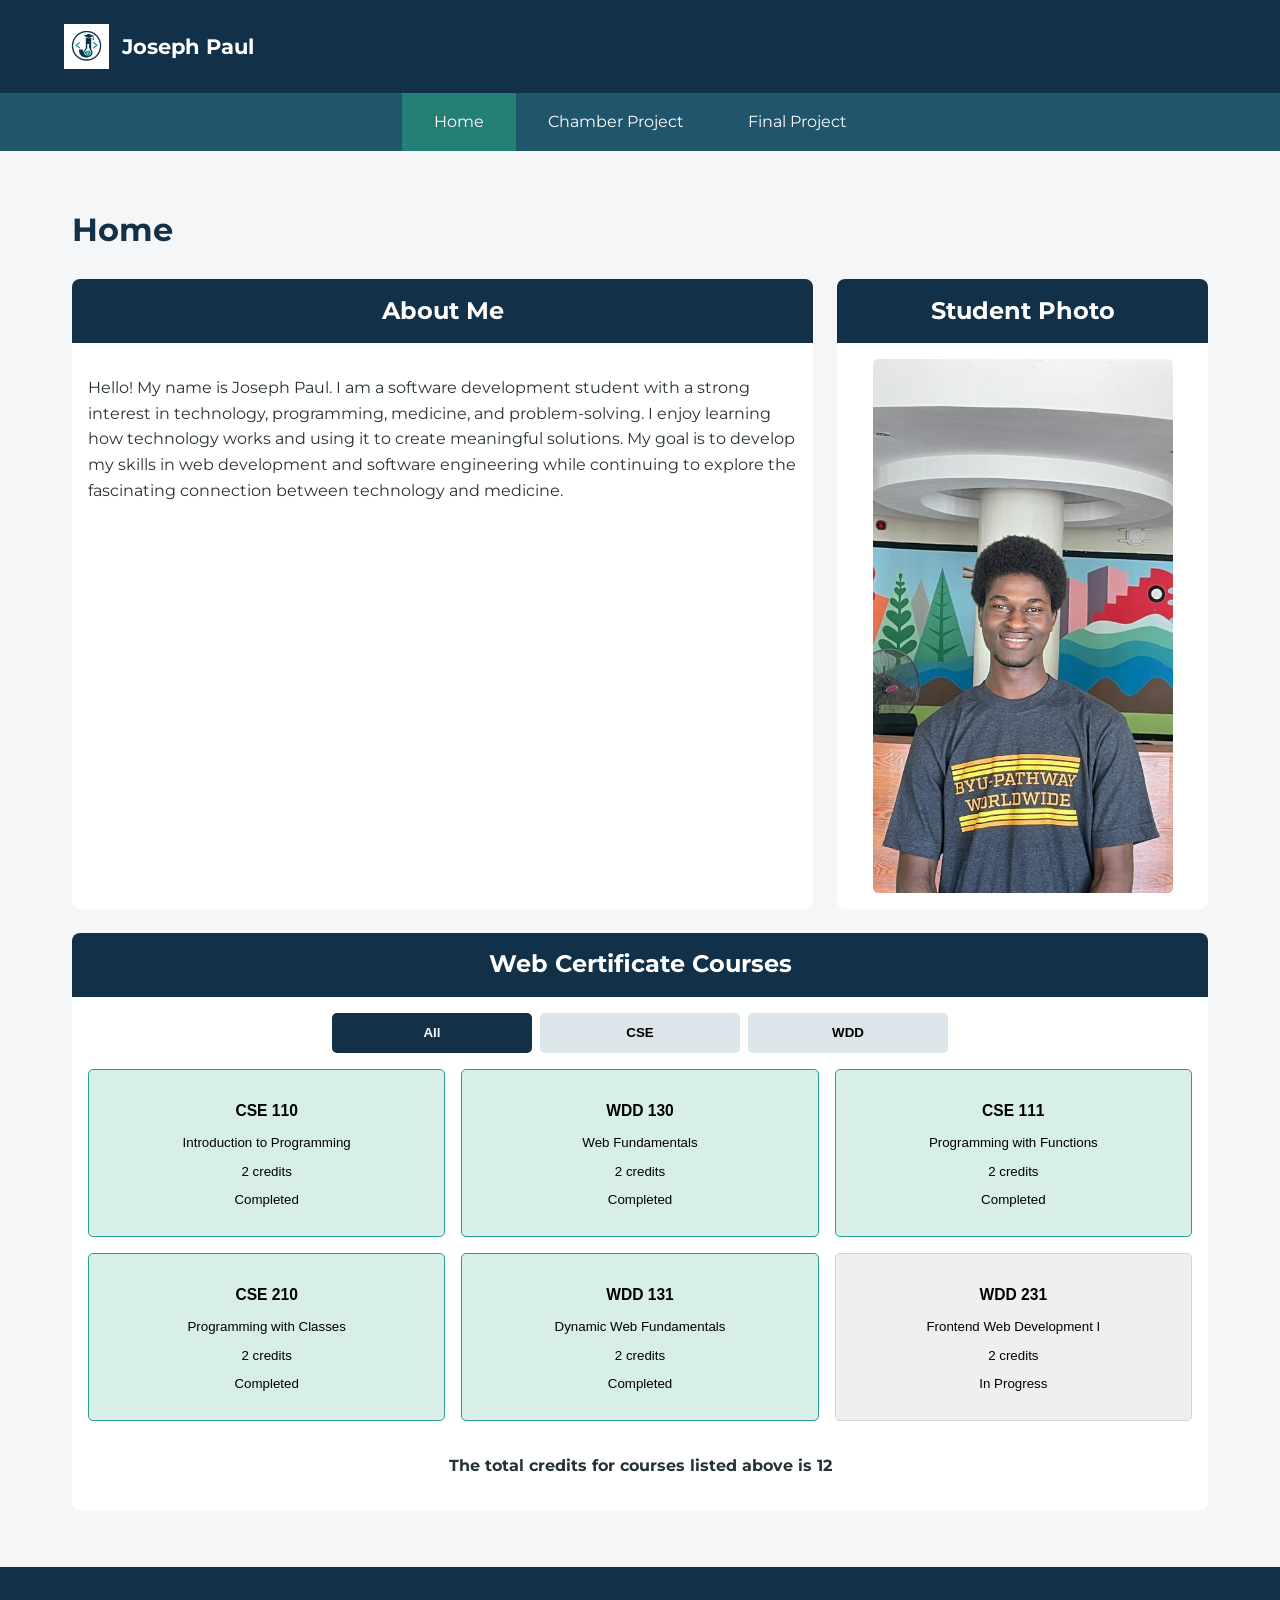
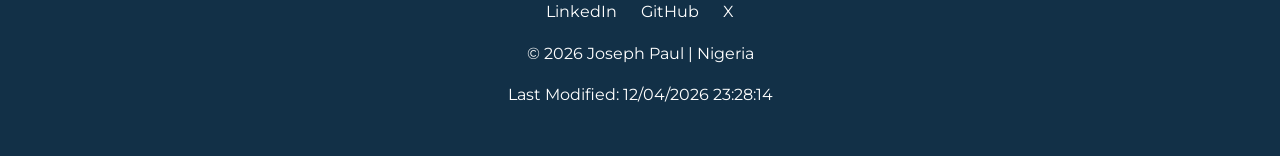
<file: index.html>
<!DOCTYPE html>
<html lang="en">
<head>
    <meta charset="UTF-8">
    <meta name="viewport" content="width=device-width, initial-scale=1.0">

    <meta name="description" content="Joseph Paul's WDD 231 course homepage showcasing web development courses, personal information, and programming progress.">
    <meta name="author" content="Joseph Paul">
    <!-- Open Graph Meta Tags -->
    <meta property="og:title" content="Joseph Paul | WDD 231 Course Home Page">

    <meta property="og:description" content="Explore Joseph Paul's journey in frontend development, web technologies, programming projects, and the connection between technology and medicine.">

    <meta property="og:image" content="https://joseph-paul-b.github.io/wdd231/images/social-preview.png">

    <meta property="og:url" content="https://joseph-paul-b.github.io/wdd231/index.html">   

    <meta property="og:type" content="website">
    <title>Joseph Paul | WDD 231 Course Home Page</title>
    <link rel="icon" href="favicon.ico">
    <link rel="preconnect" href="https://fonts.googleapis.com">
    <link rel="preconnect" href="https://fonts.gstatic.com" crossorigin>
    <link href="https://fonts.googleapis.com/css2?family=Montserrat:wght@400;500;600;700&display=swap" rel="stylesheet">

    <link rel="stylesheet" href="styles/small.css">
    <link rel="stylesheet" href="styles/larger.css">

    <script src="scripts/navigation.js" defer></script>
    <script src="scripts/date.js" defer></script>
    <script src="scripts/courses.js" defer></script>
</head>

<body>

    <header>
        <div class="site-branding">
            <img src="images/logo.svg" alt="Joseph Paul logo">
            <span>Joseph Paul</span>
        </div>

        <button id="menu-button" aria-label="Open navigation menu" aria-expanded="false">
            ☰
        </button>
    </header>

    <nav id="navigation">
        <a href="index.html" class="active">Home</a>
        <a href="chamber/index.html">Chamber Project</a>
        <a href="project/index.html">Final Project</a>
    </nav>

    <main>
        <h1>Home</h1>

        <div class="home-grid">

            <section class="about-me">
                <h2>About Me</h2>

                <p>
                    Hello! My name is Joseph Paul. I am a software development
                    student with a strong interest in technology, programming,
                    medicine, and problem-solving. I enjoy learning how
                    technology works and using it to create meaningful
                    solutions. My goal is to develop my skills in web
                    development and software engineering while continuing
                    to explore the fascinating connection between technology
                    and medicine.
                </p>
            </section>

            <section class="student-photo">
                <h2>Student Photo</h2>

                <img src="images/joseph.jpg" alt="Photo of Joseph Paul">
            </section>

        </div>

        <section class="certificate-courses">
            <h2>Web Certificate Courses</h2>

            <div class="course-filters">
                <button id="all-courses" class="selected">All</button>
                <button id="cse-courses">CSE</button>
                <button id="wdd-courses">WDD</button>
            </div>

            <div id="course-container" class="course-list">
                <!-- JavaScript will display the courses here. -->
            </div>

            <p id="total-credits">
                The total credits for courses listed above is 0
            </p>

              </section>

        <!-- Course Details Modal -->
        <dialog id="course-details"></dialog>

    </main>

    <footer>

        <div class="social-links">
            <a href="https://www.linkedin.com/in/joseph-paul-4500922ab/"
                target="_blank" rel="noopener noreferrer"
                aria-label="LinkedIn">LinkedIn</a>

            <a href="https://github.com/joseph-paul-b"
                target="_blank" rel="noopener noreferrer"
                aria-label="GitHub">GitHub</a>

            <a href="https://x.com/"
                target="_blank" rel="noopener noreferrer"
                aria-label="X">X</a>
        </div>

        <p>
            &copy; <span id="currentyear"></span> Joseph Paul | Nigeria
        </p>

        <p id="lastModified"></p>

    </footer>

</body>
</html>
</file>
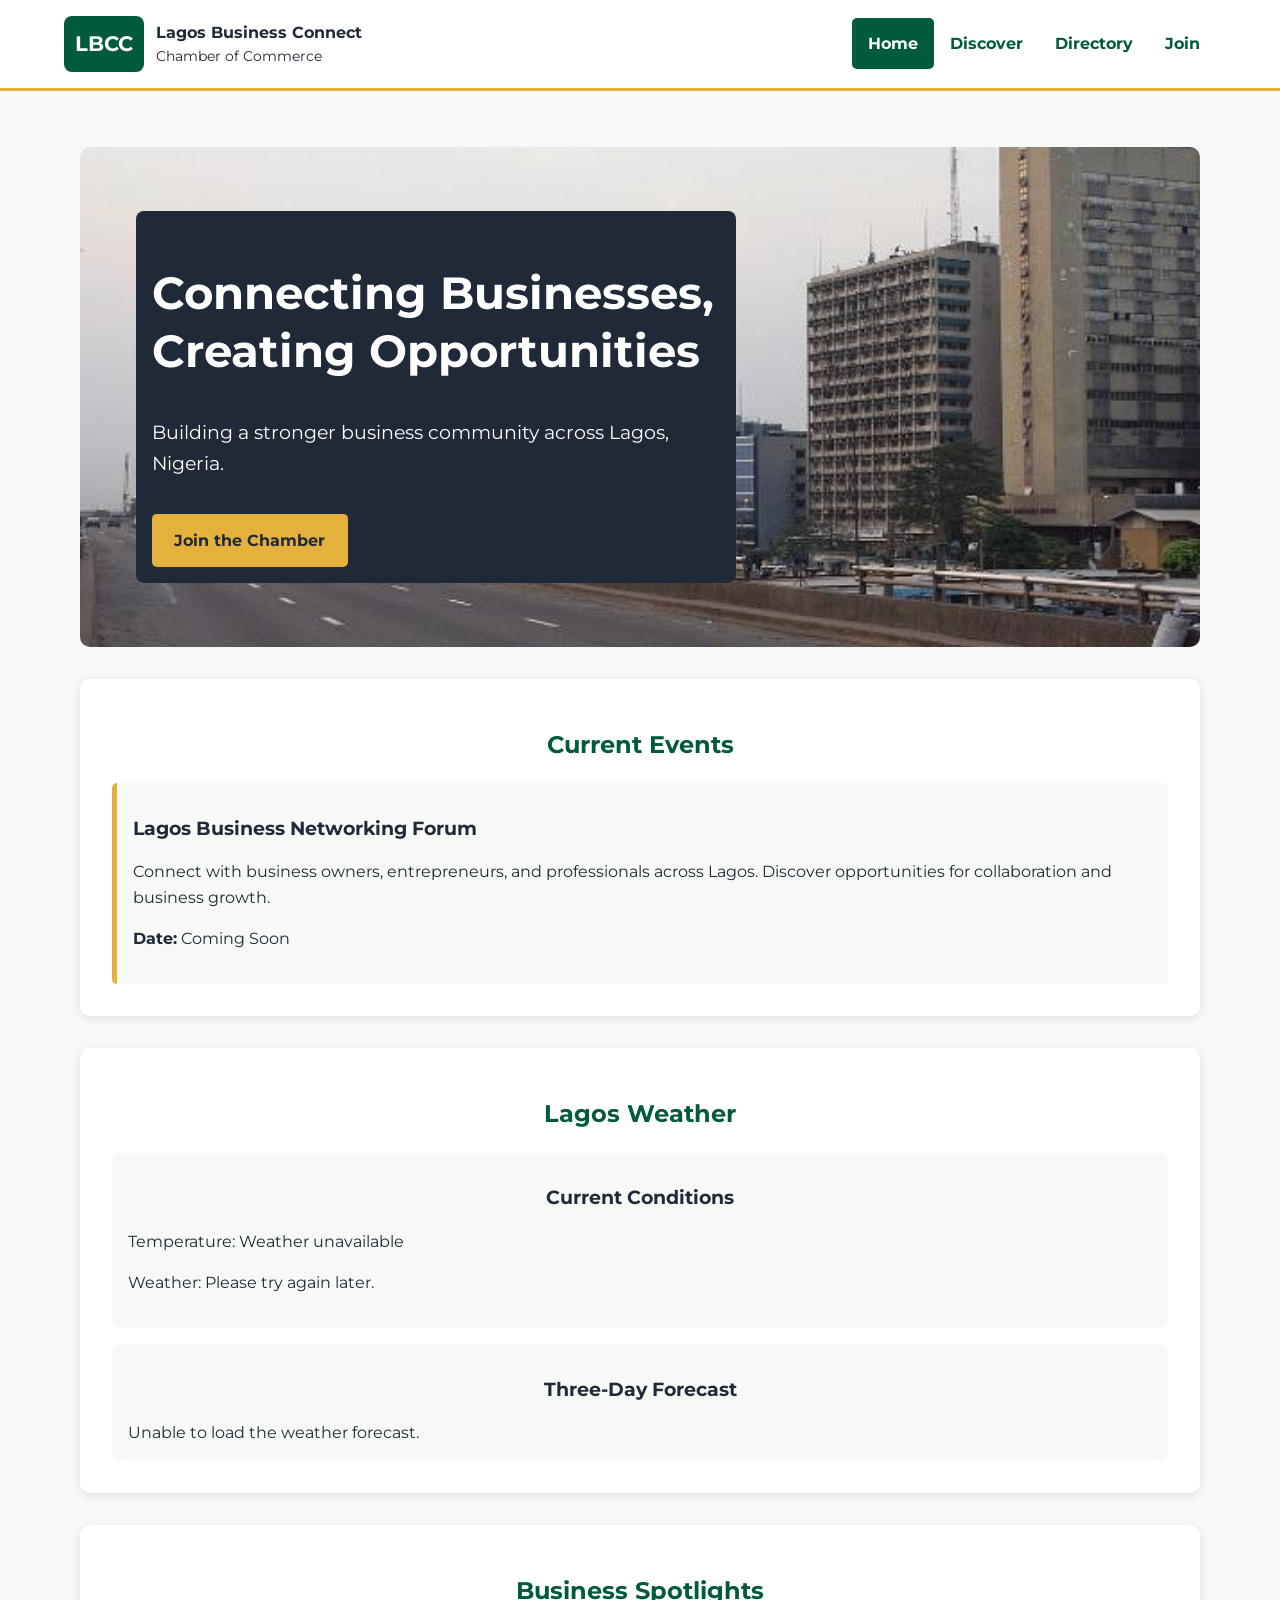
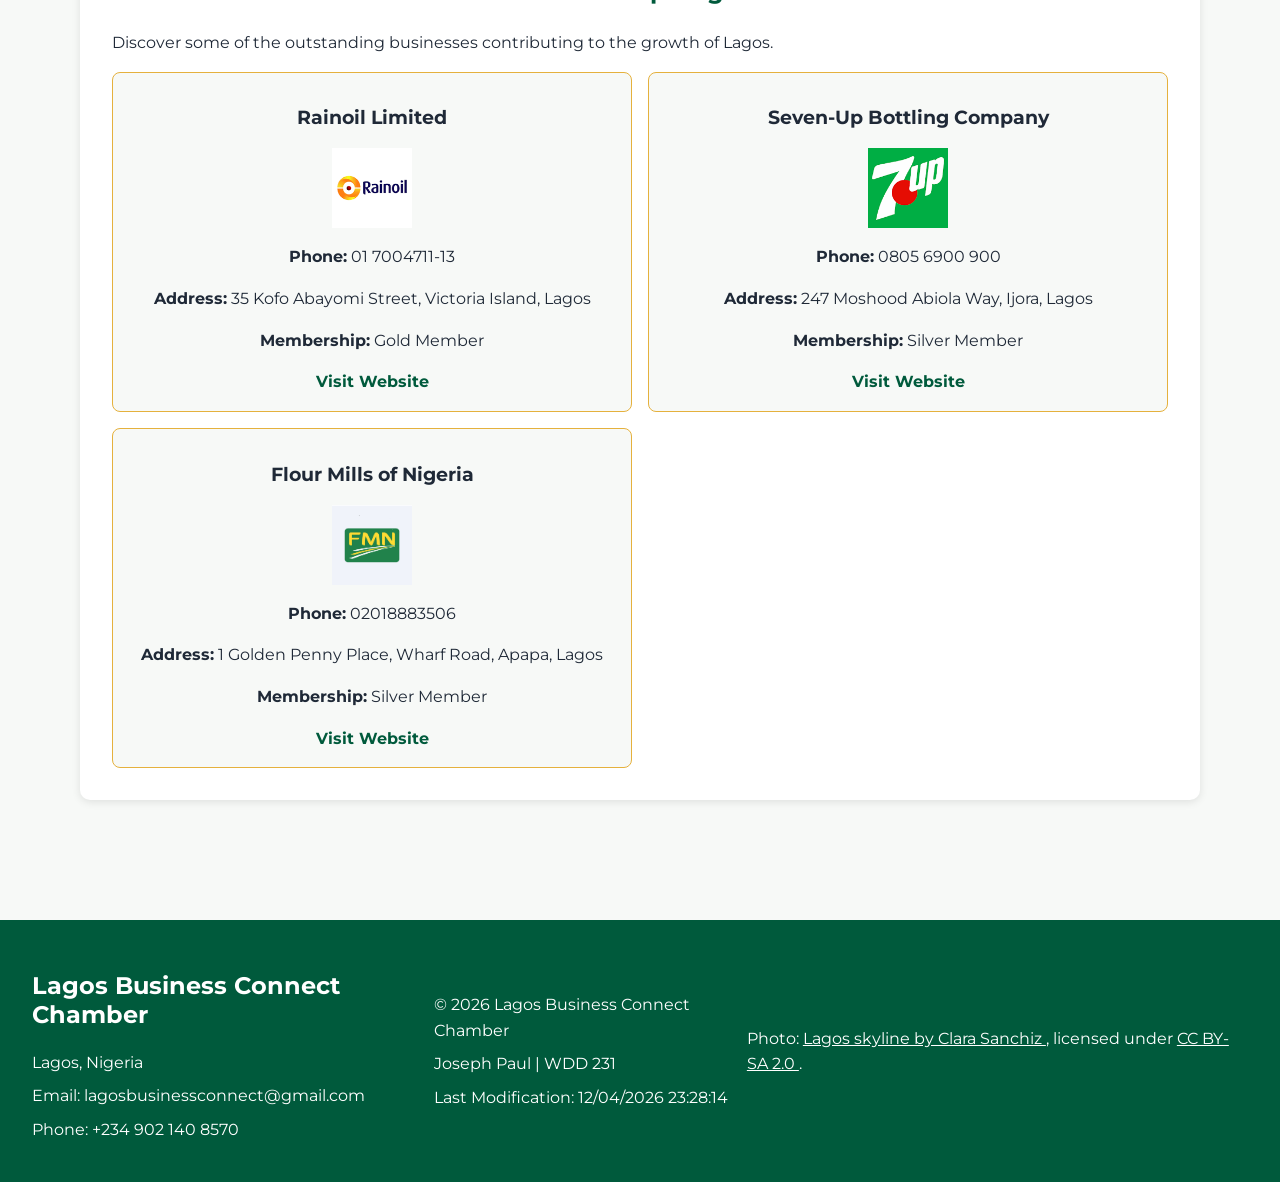
<file: chamber/index.html>
<!DOCTYPE html>
<html lang="en">

<head>
    <meta charset="UTF-8">
    <meta name="viewport" content="width=device-width, initial-scale=1.0">

    <meta name="description" content="Connect with businesses, discover events, and explore opportunities through Lagos Business Connect Chamber of Commerce.">

    <meta name="author" content="Joseph Paul">

    <!-- Open Graph Metadata -->
    <meta property="og:title" content="Lagos Business Connect Chamber | Official Homepage">
    <meta property="og:description" content="Connecting businesses and creating opportunities across Lagos, Nigeria.">
    <meta property="og:type" content="website">
    <meta property="og:image" content="https://joseph-paul-b.github.io/wdd231/chamber/images/lagos-chamber.jpg">
    <meta property="og:url" content="https://joseph-paul-b.github.io/wdd231/chamber/index.html">

    <!-- Google Fonts: Montserrat -->
    <link rel="preconnect" href="https://fonts.googleapis.com">
    <link rel="preconnect" href="https://fonts.gstatic.com" crossorigin>
    <link href="https://fonts.googleapis.com/css2?family=Montserrat:wght@400;500;600;700&display=swap" rel="stylesheet">

    <!-- Favicon -->
    <link rel="icon" href="images/favicon.svg" type="image/svg+xml">

    <!-- CSS Stylesheets -->
    <link rel="stylesheet" href="styles/normalize.css">
    <link rel="stylesheet" href="styles/small.css">
    <link rel="stylesheet" href="styles/larger.css">

    <title>Lagos Business Connect Chamber | Home</title>

    <!-- JavaScript -->
    <script src="scripts/home.js" defer></script>

</head>

<body>

    <!-- Header -->
    <header>

        <div class="brand">
            <a href="index.html">
                <span>LBCC</span>
            </a>

            <div>
                <p>Lagos Business Connect</p>
                <p>Chamber of Commerce</p>
            </div>
        </div>

        <button
            id="menu-button"
            type="button"
            aria-label="Open navigation menu"
            aria-expanded="false"
            aria-controls="navigation"
        >
            ☰
        </button>

        <nav id="navigation">
            <a href="index.html" aria-current="page">Home</a>
            <a href="discover.html">Discover</a>
            <a href="directory.html">Directory</a>
            <a href="join.html">Join</a>
        </nav>

    </header>

    <!-- Main Content -->
    <main>

        <!-- Hero Section -->
        <section class="hero">

            <img
                src="images/lagos-chamber.jpg"
                alt="Lagos city skyline showing the business environment of Nigeria"
                fetchpriority="high"
            >

            <div class="hero-content">

                <h1>Connecting Businesses, Creating Opportunities</h1>

                <p>
                    Building a stronger business community across Lagos, Nigeria.
                </p>

                <a href="join.html" class="join-button">
                    Join the Chamber
                </a>

            </div>

        </section>

        <!-- Current Events Section -->
        <section class="events">

            <h2>Current Events</h2>

            <div class="event-card">

                <h3>Lagos Business Networking Forum</h3>

                <p>
                    Connect with business owners, entrepreneurs, and
                    professionals across Lagos. Discover opportunities
                    for collaboration and business growth.
                </p>

                <p>
                    <strong>Date:</strong> Coming Soon
                </p>

            </div>

        </section>

        <!-- Weather Section -->
        <section class="weather">

            <h2>Lagos Weather</h2>

            <div class="current-weather" id="current-weather">

                <h3>Current Conditions</h3>

                <p>
                    Temperature:
                    <span id="current-temperature">Loading...</span>
                </p>

                <p>
                    Weather:
                    <span id="weather-description">Loading...</span>
                </p>

            </div>

            <div class="weather-forecast">

                <h3>Three-Day Forecast</h3>

                <div id="forecast-container" aria-live="polite">

                    <p>Loading weather forecast...</p>

                </div>

            </div>

        </section>

        <!-- Company Spotlights Section -->
        <section class="spotlights">

            <h2>Business Spotlights</h2>

            <p>
                Discover some of the outstanding businesses
                contributing to the growth of Lagos.
            </p>

            <div id="spotlights-container" aria-live="polite">

                <p>Loading business spotlights...</p>

            </div>

        </section>

    </main>

    <!-- Footer -->
    <footer>

        <div class="contact-information">

            <h2>Lagos Business Connect Chamber</h2>

            <p>Lagos, Nigeria</p>

            <p>Email: lagosbusinessconnect@gmail.com</p>

            <p>Phone: +234 902 140 8570</p>
        </div>

        <div class="development-information">

            <p>
                &copy; <span id="current-year"></span>
                Lagos Business Connect Chamber
            </p>

            <p>Joseph Paul | WDD 231</p>

            <p>
                Last Modification:
                <span id="last-modified"></span>
            </p>

        </div>

        <p class="image-credit">

            Photo:

            <a href="https://commons.wikimedia.org/wiki/File:Lagos_skyline.jpg"
               target="_blank"
               rel="noopener noreferrer">
                Lagos skyline by Clara Sanchiz
            </a>,

            licensed under

            <a href="https://creativecommons.org/licenses/by-sa/2.0/"
               target="_blank"
               rel="noopener noreferrer">
                CC BY-SA 2.0
            </a>.

        </p>

    </footer>

</body>

</html>
</file>
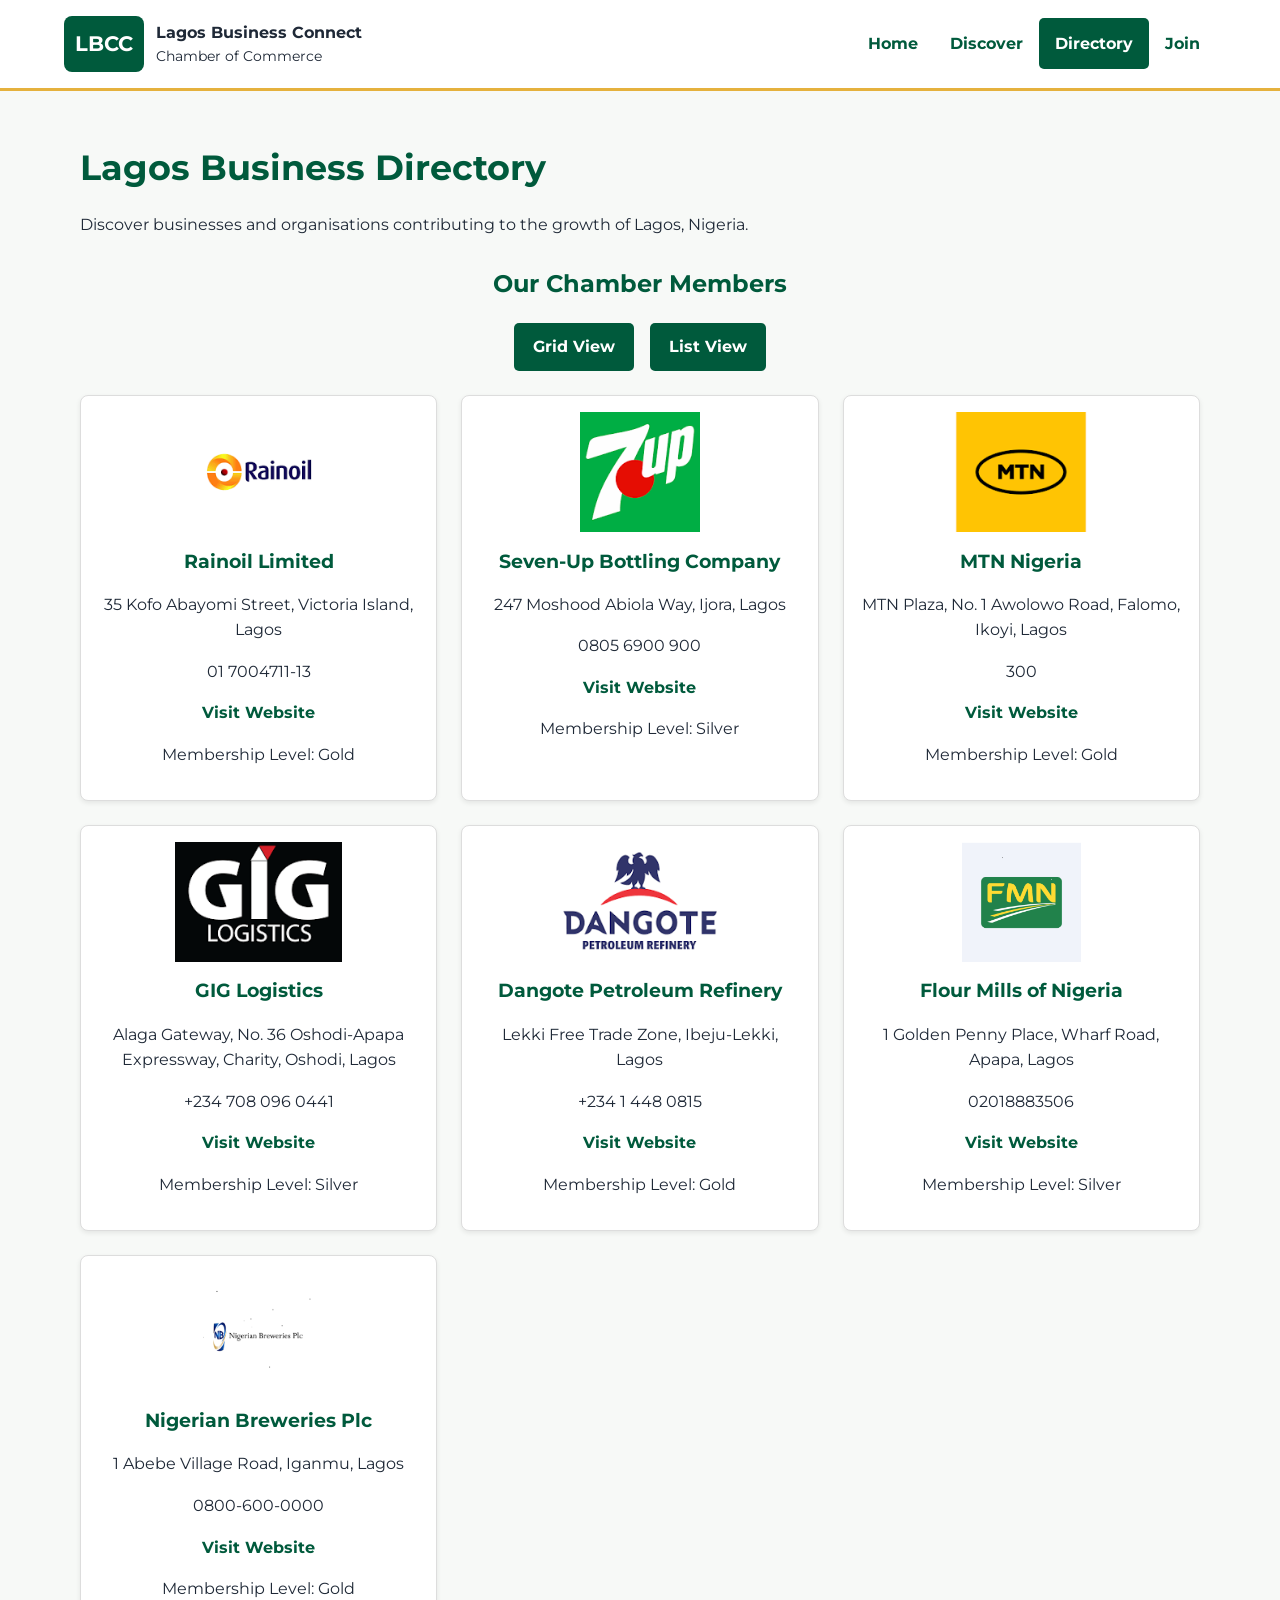
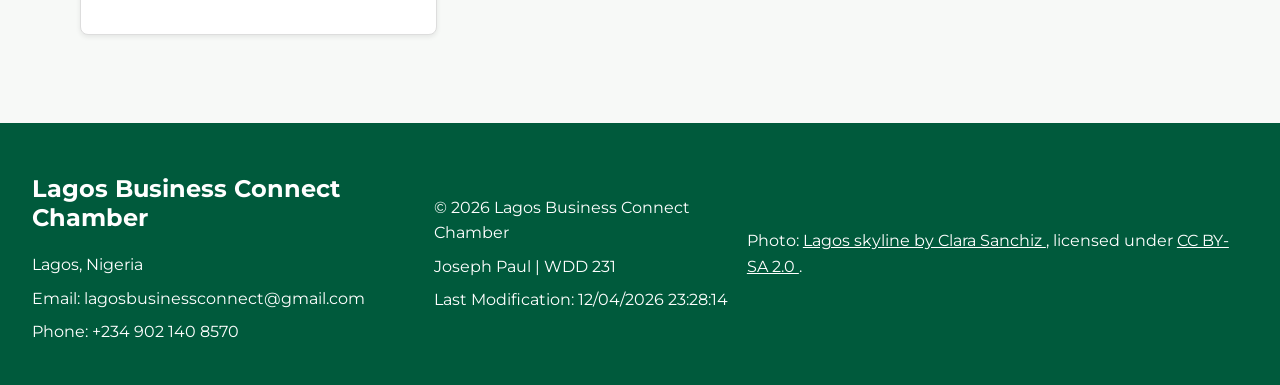
<file: chamber/directory.html>
<!DOCTYPE html>
<html lang="en">
<head>
    <meta charset="UTF-8">
    <meta name="viewport" content="width=device-width, initial-scale=1.0">

    <meta name="description" content="Discover businesses, services, and organisations across Lagos, Nigeria, through the Lagos Business Connect Chamber directory.">

    <meta name="author" content="Joseph Paul">

    <!-- Open Graph Metadata -->
    <meta property="og:title" content="Lagos Business Connect Chamber | Directory">
    <meta property="og:description" content="Discover and connect with businesses across Lagos, Nigeria.">
    <meta property="og:type" content="website">
    <meta property="og:image" content="https://joseph-paul-b.github.io/wdd231/chamber/images/lagos-chamber.jpg">
    <meta property="og:url" content="https://joseph-paul-b.github.io/wdd231/chamber/directory.html">

    <!-- Google Fonts: Montserrat -->
    <link rel="preconnect" href="https://fonts.googleapis.com">
    <link rel="preconnect" href="https://fonts.gstatic.com" crossorigin>
    <link href="https://fonts.googleapis.com/css2?family=Montserrat:wght@400;500;600;700&display=swap" rel="stylesheet">

    <!-- Favicon -->
    <link rel="icon" href="images/favicon.svg" type="image/svg+xml">

    <!-- CSS Stylesheets -->
    <link rel="stylesheet" href="styles/normalize.css">
    <link rel="stylesheet" href="styles/small.css">
    <link rel="stylesheet" href="styles/larger.css">

    <title>Lagos Business Connect Chamber | Directory</title>

    <!-- JavaScript -->
    <script src="scripts/directory.js" defer></script>
</head>

<body>

    <header>
        <div class="brand">
            <a href="index.html">
                <span>LBCC</span>
            </a>

            <div>
                <p>Lagos Business Connect</p>
                <p>Chamber of Commerce</p>
            </div>
        </div>

        <button
            id="menu-button"
            type="button"
            aria-label="Open navigation menu"
            aria-expanded="false"
            aria-controls="navigation"
        >
            ☰
        </button>

        <nav id="navigation">
            <a href="index.html">Home</a>
            <a href="discover.html">Discover</a>
            <a href="directory.html" aria-current="page">Directory</a>
            <a href="join.html">Join</a>
        </nav>
    </header>

    <main>

        <h1>Lagos Business Directory</h1>

        <p>
            Discover businesses and organisations
            contributing to the growth of Lagos, Nigeria.
        </p>

        <section class="directory">

            <h2>Our Chamber Members</h2>

            <div class="view-buttons">

                <button id="grid-view" type="button">
                    Grid View
                </button>

                <button id="list-view" type="button">
                    List View
                </button>

            </div>

            <div id="members-container">

                <!-- Business members will be displayed here using JavaScript. -->

            </div>

        </section>

    </main>

    <footer>

        <div class="contact-information">

            <h2>Lagos Business Connect Chamber</h2>

            <p>Lagos, Nigeria</p>

           <p>Email: lagosbusinessconnect@gmail.com</p>

            <p>Phone: +234 902 140 8570</p>
        </div>

        <div class="development-information">

            <p>
                &copy; <span id="current-year"></span>
                Lagos Business Connect Chamber
            </p>

            <p>Joseph Paul | WDD 231</p>

            <p>
                Last Modification:
                <span id="last-modified"></span>
            </p>

        </div>
      <p class="image-credit">
    Photo:
    <a href="https://commons.wikimedia.org/wiki/File:Lagos_skyline.jpg"
       target="_blank"
       rel="noopener noreferrer">
        Lagos skyline by Clara Sanchiz
    </a>,
    licensed under
    <a href="https://creativecommons.org/licenses/by-sa/2.0/"
       target="_blank"
       rel="noopener noreferrer">
        CC BY-SA 2.0
    </a>.
</p>
    </footer>

</body>
</html>
</file>
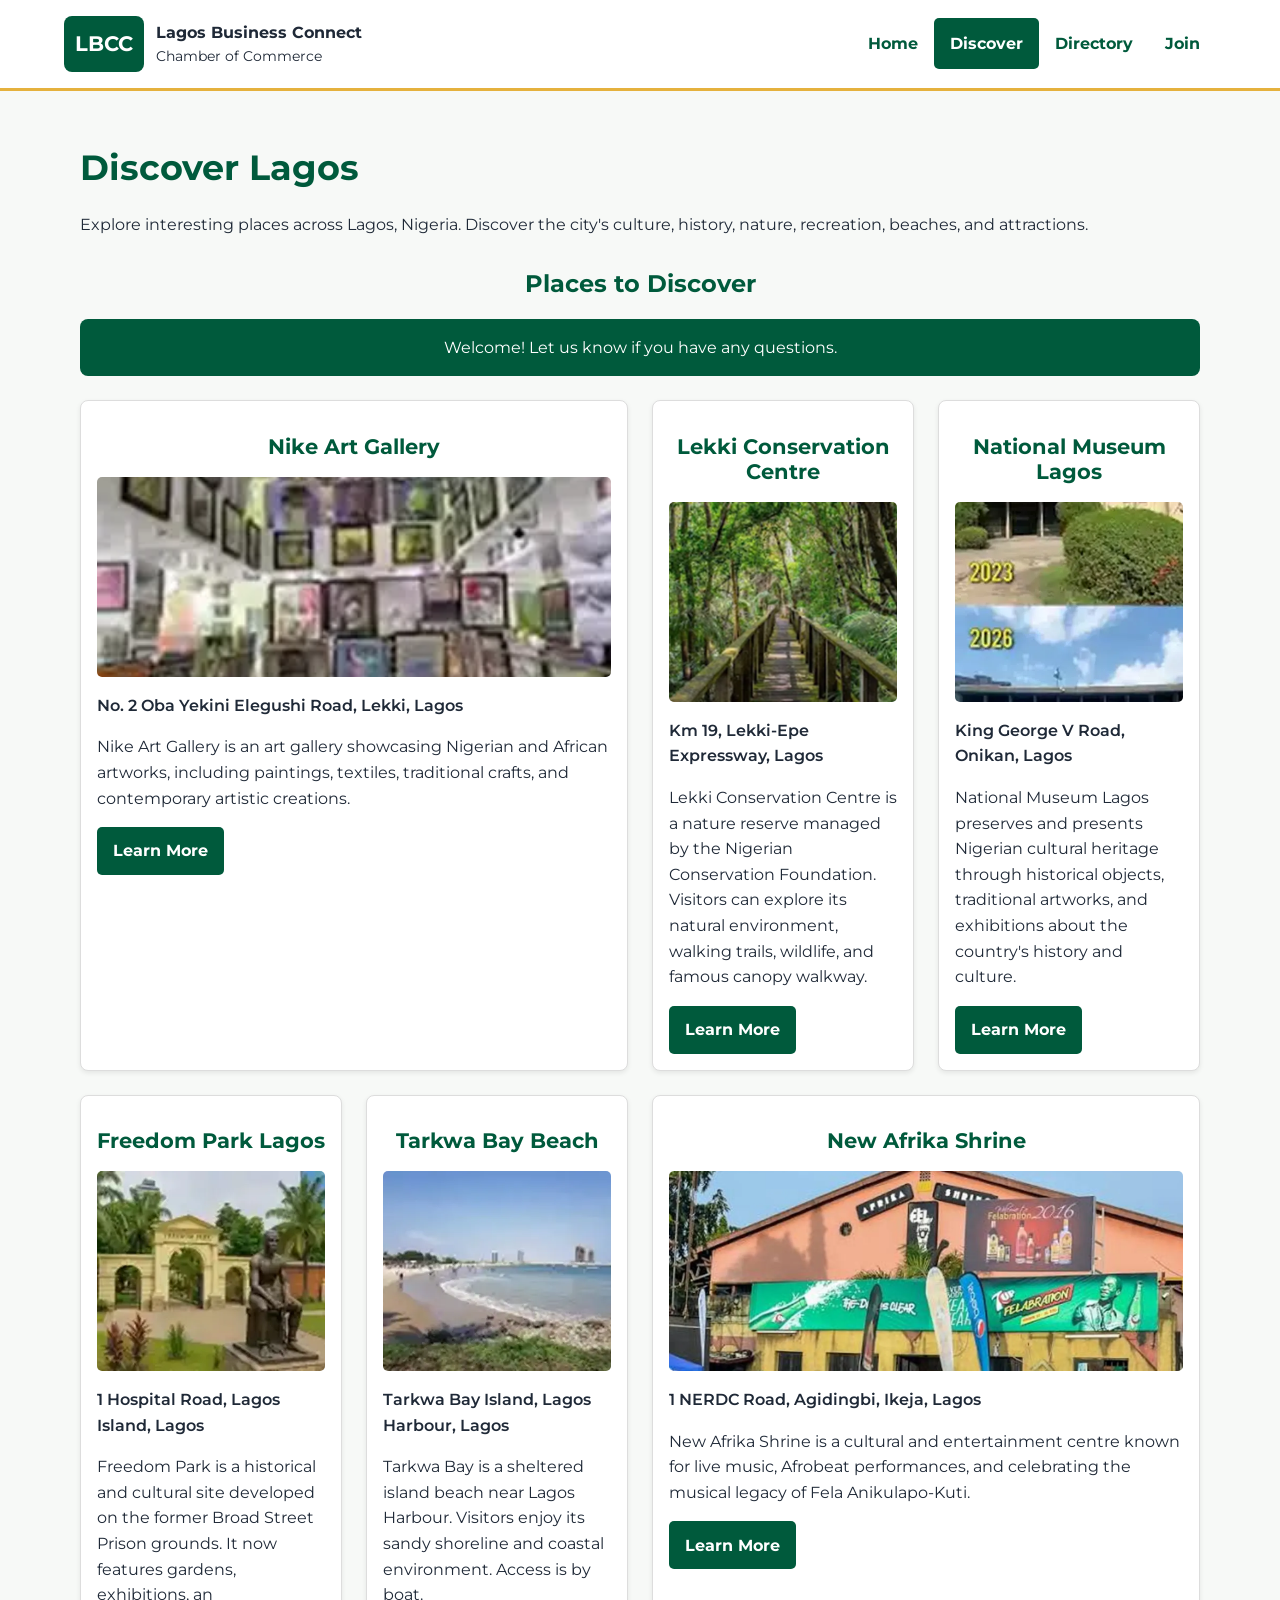
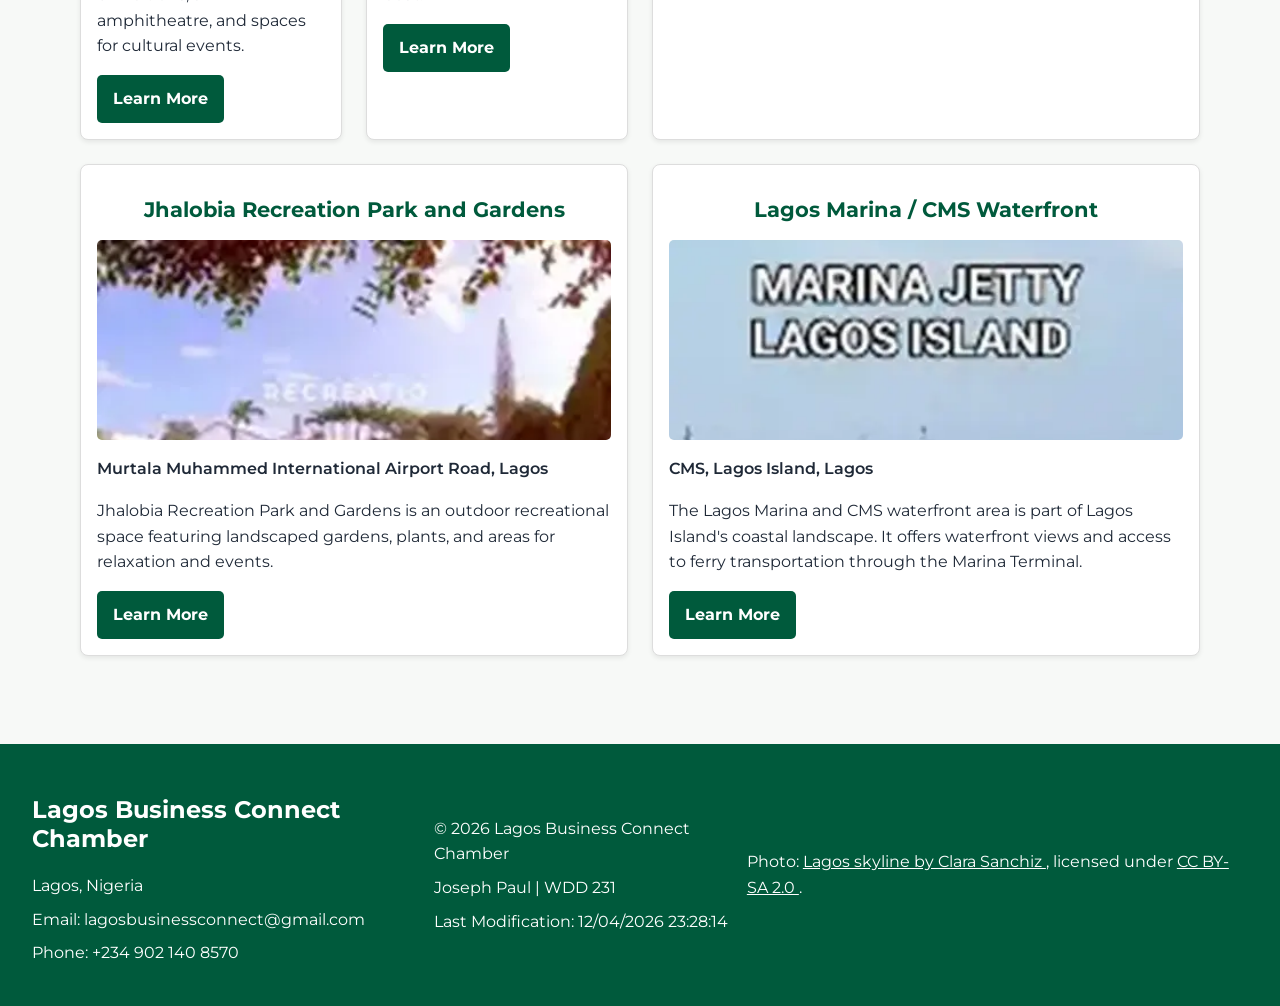
<file: chamber/discover.html>
<!DOCTYPE html>
<html lang="en">

<head>
    <meta charset="UTF-8">
    <meta name="viewport" content="width=device-width, initial-scale=1.0">

    <meta name="description" content="Discover places of interest, culture, nature, recreation, and attractions across Lagos, Nigeria, through Lagos Business Connect Chamber.">

    <meta name="author" content="Joseph Paul">

    <!-- Open Graph Metadata -->
    <meta property="og:title" content="Lagos Business Connect Chamber | Discover">
    <meta property="og:description" content="Explore interesting places, culture, nature, recreation, and attractions across Lagos, Nigeria.">
    <meta property="og:type" content="website">
    <meta property="og:image" content="https://joseph-paul-b.github.io/wdd231/chamber/images/lagos-chamber.jpg">
    <meta property="og:url" content="https://joseph-paul-b.github.io/wdd231/chamber/discover.html">

    <!-- Google Fonts: Montserrat -->
    <link rel="preconnect" href="https://fonts.googleapis.com">
    <link rel="preconnect" href="https://fonts.gstatic.com" crossorigin>
    <link href="https://fonts.googleapis.com/css2?family=Montserrat:wght@400;500;600;700&display=swap" rel="stylesheet">

    <!-- Favicon -->
    <link rel="icon" href="images/favicon.svg" type="image/svg+xml">

    <!-- CSS Stylesheets -->
    <link rel="stylesheet" href="styles/normalize.css">
    <link rel="stylesheet" href="styles/small.css">
    <link rel="stylesheet" href="styles/larger.css">

    <!-- JavaScript -->
    <script type="module" src="scripts/discover.js"></script>

    <title>Lagos Business Connect Chamber | Discover</title>
</head>

<body>

    <header>

        <div class="brand">
            <a href="index.html">
                <span>LBCC</span>
            </a>

            <div>
                <p>Lagos Business Connect</p>
                <p>Chamber of Commerce</p>
            </div>
        </div>

        <button
            id="menu-button"
            type="button"
            aria-label="Open navigation menu"
            aria-expanded="false"
            aria-controls="navigation"
        >
            ☰
        </button>

        <nav id="navigation">
            <a href="index.html">Home</a>
            <a href="discover.html" aria-current="page">Discover</a>
            <a href="directory.html">Directory</a>
            <a href="join.html">Join</a>
        </nav>

    </header>

    <main class="discover-page">

        <h1>Discover Lagos</h1>

        <p>
            Explore interesting places across Lagos, Nigeria.
            Discover the city's culture, history, nature, recreation,
            beaches, and attractions.
        </p>

        <section class="discover-section">

            <h2>Places to Discover</h2>

            <p id="visit-message" aria-live="polite"></p>

            <div id="discover-container" class="discover-grid">

                <!-- Discover cards will be displayed here using JavaScript. -->

            </div>

        </section>

    </main>

    <footer>

        <div class="contact-information">

            <h2>Lagos Business Connect Chamber</h2>

            <p>Lagos, Nigeria</p>

            <p>Email: lagosbusinessconnect@gmail.com</p>

            <p>Phone: +234 902 140 8570</p>

        </div>

        <div class="development-information">

            <p>
                &copy; <span id="current-year"></span>
                Lagos Business Connect Chamber
            </p>

            <p>Joseph Paul | WDD 231</p>

            <p>
                Last Modification:
                <span id="last-modified"></span>
            </p>

        </div>

        <p class="image-credit">

            Photo:

            <a href="https://commons.wikimedia.org/wiki/File:Lagos_skyline.jpg"
               target="_blank"
               rel="noopener noreferrer">
                Lagos skyline by Clara Sanchiz
            </a>,

            licensed under

            <a href="https://creativecommons.org/licenses/by-sa/2.0/"
               target="_blank"
               rel="noopener noreferrer">
                CC BY-SA 2.0
            </a>.

        </p>

    </footer>

</body>

</html>
</file>
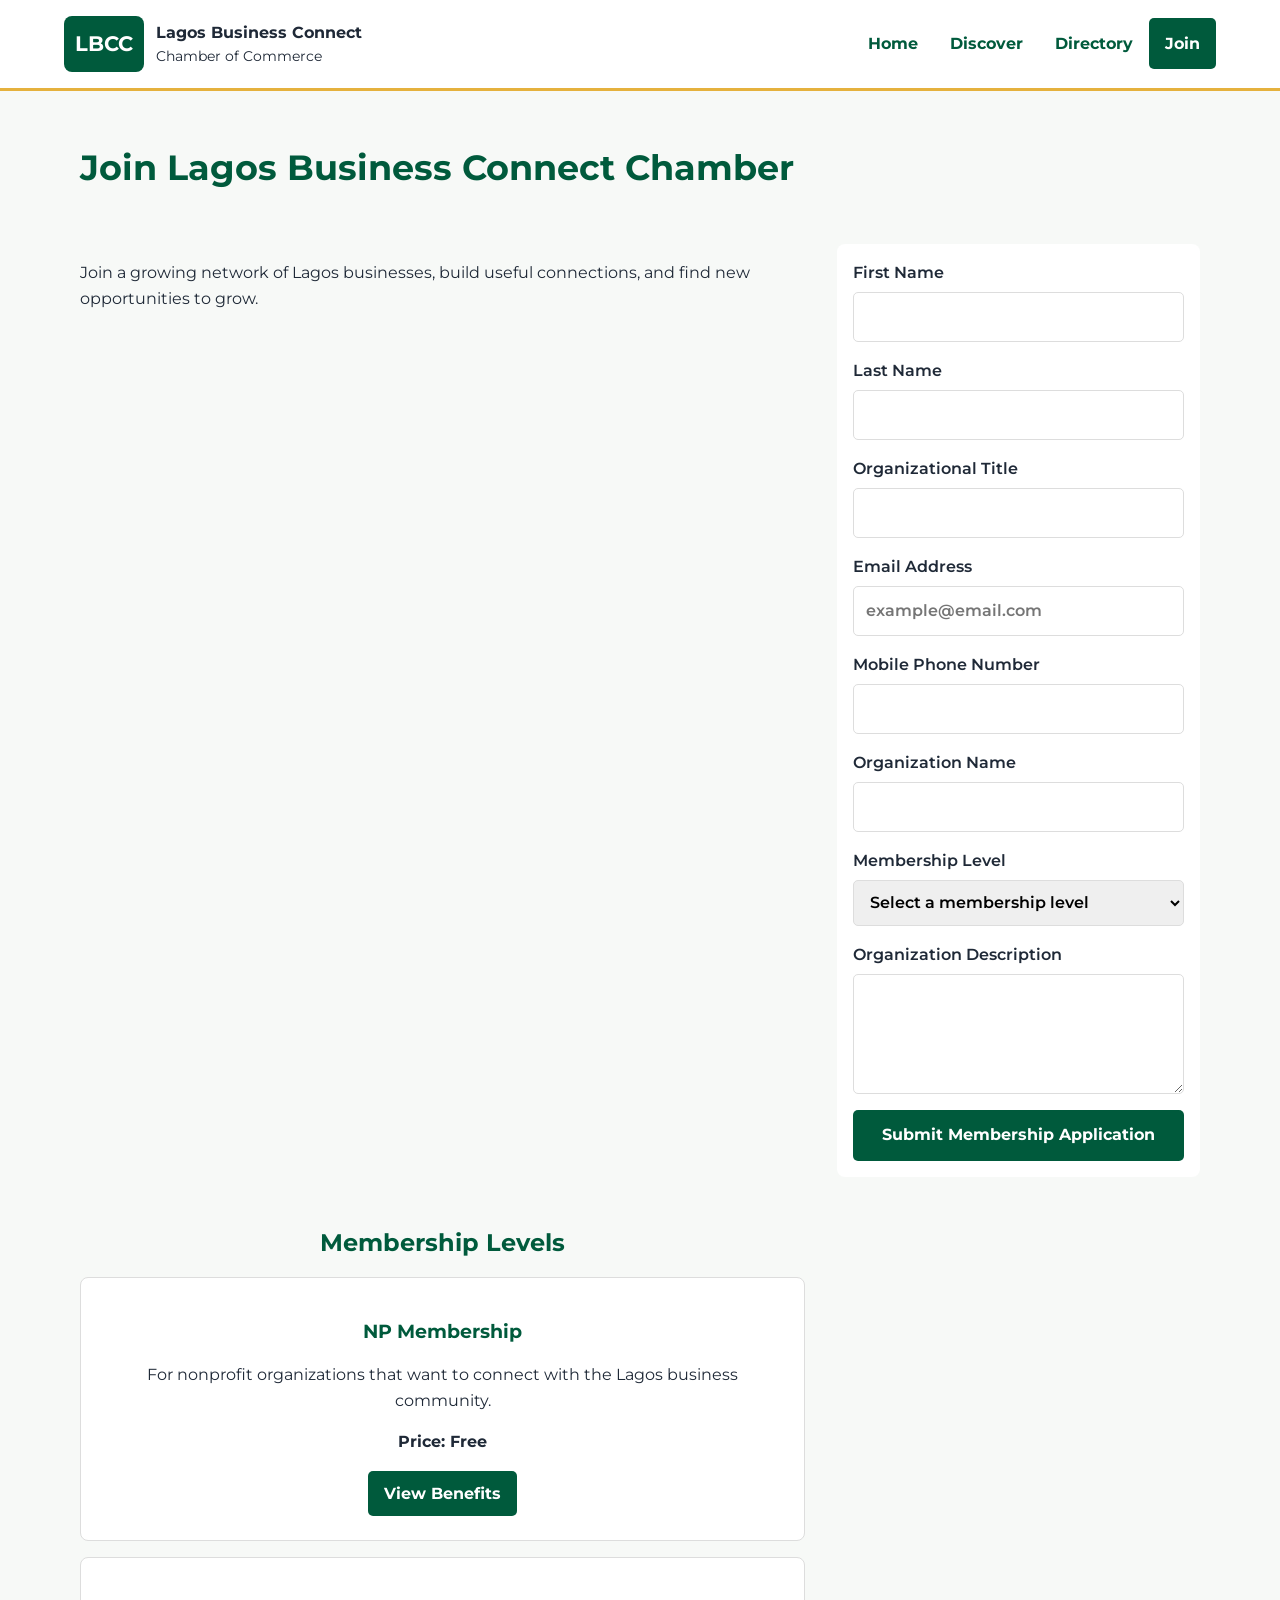
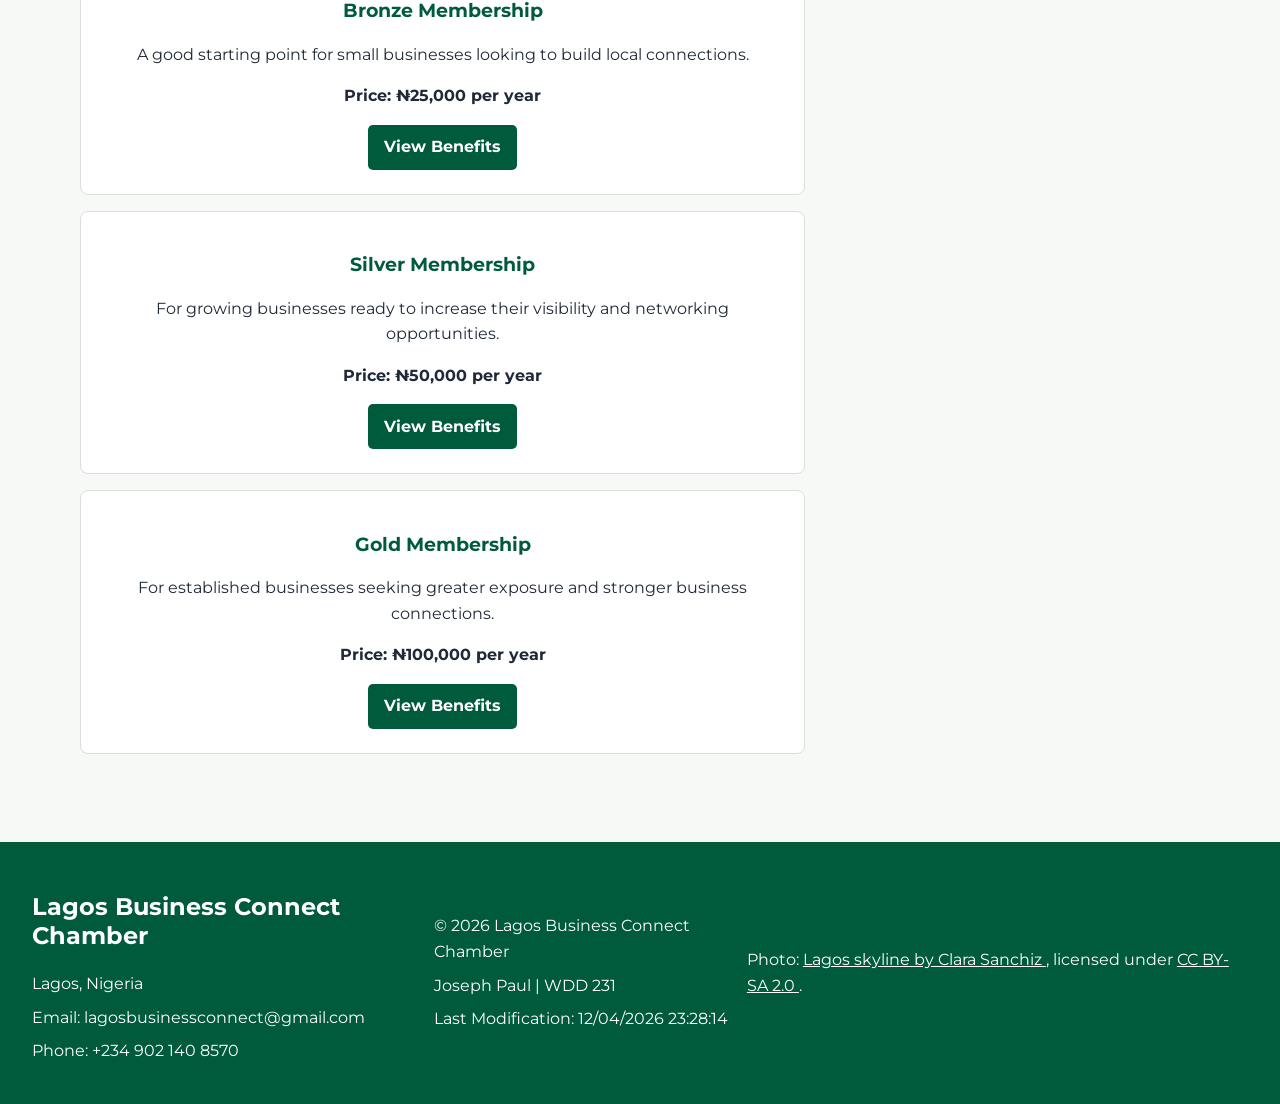
<file: chamber/join.html>
<!DOCTYPE html>
    <html lang="en">
    <head>
    <meta charset="UTF-8">
    <meta name="viewport" content="width=device-width, initial-scale=1.0">

    <meta name="description" content="Join the Lagos Business Connect Chamber and discover opportunities to connect, promote your business, and grow with other businesses in Lagos.">

    <meta name="author" content="Joseph Paul">

    <meta property="og:title" content="Lagos Business Connect Chamber | Join">
    <meta property="og:description" content="Become a member of Lagos Business Connect Chamber and grow your business through networking and business opportunities.">
    <meta property="og:type" content="website">
    <meta property="og:image" content="https://joseph-paul-b.github.io/wdd231/chamber/images/lagos-chamber.jpg">
    <meta property="og:url" content="https://joseph-paul-b.github.io/wdd231/chamber/join.html">

    <link rel="preconnect" href="https://fonts.googleapis.com">
    <link rel="preconnect" href="https://fonts.gstatic.com" crossorigin>
    <link href="https://fonts.googleapis.com/css2?family=Montserrat:wght@400;500;600;700&display=swap" rel="stylesheet">

    <link rel="icon" href="images/favicon.svg" type="image/svg+xml">

    <link rel="stylesheet" href="styles/normalize.css">
    <link rel="stylesheet" href="styles/small.css">
    <link rel="stylesheet" href="styles/larger.css">
    <script src="scripts/join.js" defer></script>

    <title>Lagos Business Connect Chamber | Join</title>
</head>

<body>

    <header>
        <div class="brand">
            <a href="index.html">
                <span>LBCC</span>
            </a>

            <div>
                <p>Lagos Business Connect</p>
                <p>Chamber of Commerce</p>
            </div>
        </div>

        <button
            id="menu-button"
            type="button"
            aria-label="Open navigation menu"
            aria-expanded="false"
            aria-controls="navigation"
        >
            ☰
        </button>

        <nav id="navigation">
            <a href="index.html">Home</a>
            <a href="discover.html">Discover</a>
            <a href="directory.html">Directory</a>
            <a href="join.html" aria-current="page">Join</a>
        </nav>
    </header>

   <main class="join-page">
    <h1>Join Lagos Business Connect Chamber</h1>
    <p>Join a growing network of Lagos businesses, build useful connections, and find new opportunities to grow.</p>

    <form class="membership-form" method="get" action="thankyou.html">

    <label for="first-name">
        First Name
        <input
            type="text"
            id="first-name"
            name="first-name"
            title="Enter your first name"
            autocomplete="given-name"
            required
        >
    </label>

    <label for="last-name">
        Last Name
        <input
            type="text"
            id="last-name"
            name="last-name"
            title="Enter your last name"
            autocomplete="family-name"
            required
        >
    </label>

    <label for="organization-title">
        Organizational Title
        <input
            type="text"
            id="organization-title"
            name="organization-title"
            title="Use at least seven letters, spaces, or hyphens"
            autocomplete="organization-title"
            pattern="[A-Za-z -]{7,}"
        >
    </label>

    <label for="email">
        Email Address
        <input
            type="email"
            id="email"
            name="email"
            title="Enter a valid email address"
            autocomplete="email"
            placeholder="example@email.com"
            required
        >
    </label>
    <label for="phone">
        Mobile Phone Number
        <input
            type="tel"
            id="phone"
            name="phone"
            title="Enter your mobile phone number"
            autocomplete="tel"
            required
        >
    </label>

    <label for="organization">
        Organization Name
        <input
            type="text"
            id="organization"
            name="organization"
            title="Enter your organization name"
            autocomplete="organization"
            required
        >
    </label>

    <label for="membership">
        Membership Level
        <select id="membership" name="membership">
            <option value="" selected disabled>Select a membership level</option>
            <option value="np">NP Membership</option>
            <option value="bronze">Bronze Membership</option>
            <option value="silver">Silver Membership</option>
            <option value="gold">Gold Membership</option>
        </select>
    </label>

    <label for="description">
        Organization Description
        <textarea
            id="description"
            name="description"
            title="Describe your organization"
        ></textarea>
    </label>
        <input
        type="hidden"
        id="timestamp"
        name="timestamp"
    >

        <input type="submit" value="Submit Membership Application">

    </form>
    <section class="membership-section">

    <h2>Membership Levels</h2>
    <div class="membership-cards">
    <div class="membership-card">
    <h3>NP Membership</h3>
    <p>For nonprofit organizations that want to connect with the Lagos business community.</p>
    <p><strong>Price: Free</strong></p>
    <a href="#np-modal">View Benefits</a>
</div>

<div class="membership-card">
    <h3>Bronze Membership</h3>
    <p>A good starting point for small businesses looking to build local connections.</p>
    <p><strong>Price: ₦25,000 per year</strong></p>
    <a href="#bronze-modal">View Benefits</a>
</div>

<div class="membership-card">
    <h3>Silver Membership</h3>
    <p>For growing businesses ready to increase their visibility and networking opportunities.</p>
    <p><strong>Price: ₦50,000 per year</strong></p>
    <a href="#silver-modal">View Benefits</a>
</div>

<div class="membership-card">
    <h3>Gold Membership</h3>
    <p>For established businesses seeking greater exposure and stronger business connections.</p>
    <p><strong>Price: ₦100,000 per year</strong></p>
    <a href="#gold-modal">View Benefits</a>
</div>
    </div>
</section>
 <dialog id="np-modal">
    <h2>NP Membership Benefits</h2>
    <p>Free membership for nonprofit organizations serving the Lagos community.</p>
    <ul>
        <li>Free basic listing in the Lagos Business Connect online directory</li>
        <li>Invitations to community networking events</li>
        <li>Opportunities to connect with local businesses</li>
    </ul>
    <button type="button" class="close-modal">Close</button>
</dialog>

<dialog id="bronze-modal">
    <h2>Bronze Membership Benefits</h2>
    <p>For small businesses looking to build visibility and local connections.</p>
    <ul>
        <li>All NP membership benefits</li>
        <li>Business listing in the printed Lagos business directory</li>
        <li>Invitations to quarterly networking mixers in Victoria Island</li>
        <li>Access to selected business workshops</li>
    </ul>
    <button type="button" class="close-modal">Close</button>
</dialog>

<dialog id="silver-modal">
    <h2>Silver Membership Benefits</h2>
    <p>For growing businesses ready to reach more customers and build stronger connections.</p>
    <ul>
        <li>All Bronze membership benefits</li>
        <li>Two free workshop seats per year</li>
        <li>Business spotlight in the chamber's monthly newsletter</li>
        <li>Priority invitations to selected networking events</li>
    </ul>
    <button type="button" class="close-modal">Close</button>
</dialog>

<dialog id="gold-modal">
    <h2>Gold Membership Benefits</h2>
    <p>For established businesses seeking greater exposure and valuable business partnerships.</p>
    <ul>
        <li>All Silver membership benefits</li>
        <li>Featured business listing on the chamber homepage</li>
        <li>Priority business introductions</li>
        <li>Recognition at selected chamber events</li>
        <li>Four free workshop seats per year</li>
    </ul>
    <button type="button" class="close-modal">Close</button>
</dialog>

  </main>
    <footer>

        <div class="contact-information">

            <h2>Lagos Business Connect Chamber</h2>

            <p>Lagos, Nigeria</p>

            <p>Email: lagosbusinessconnect@gmail.com</p>

            <p>Phone: +234 902 140 8570</p>
        </div>

        <div class="development-information">

            <p>
                &copy; <span id="current-year"></span>
                Lagos Business Connect Chamber
            </p>

            <p>Joseph Paul | WDD 231</p>

            <p>
                Last Modification:
                <span id="last-modified"></span>
            </p>

        </div>

        <p class="image-credit">
            Photo:
            <a href="https://commons.wikimedia.org/wiki/File:Lagos_skyline.jpg"
               target="_blank"
               rel="noopener noreferrer">
                Lagos skyline by Clara Sanchiz
            </a>,
            licensed under
            <a href="https://creativecommons.org/licenses/by-sa/2.0/"
               target="_blank"
               rel="noopener noreferrer">
                CC BY-SA 2.0
            </a>.
        </p>

    </footer>

</body>
</html>
</file>
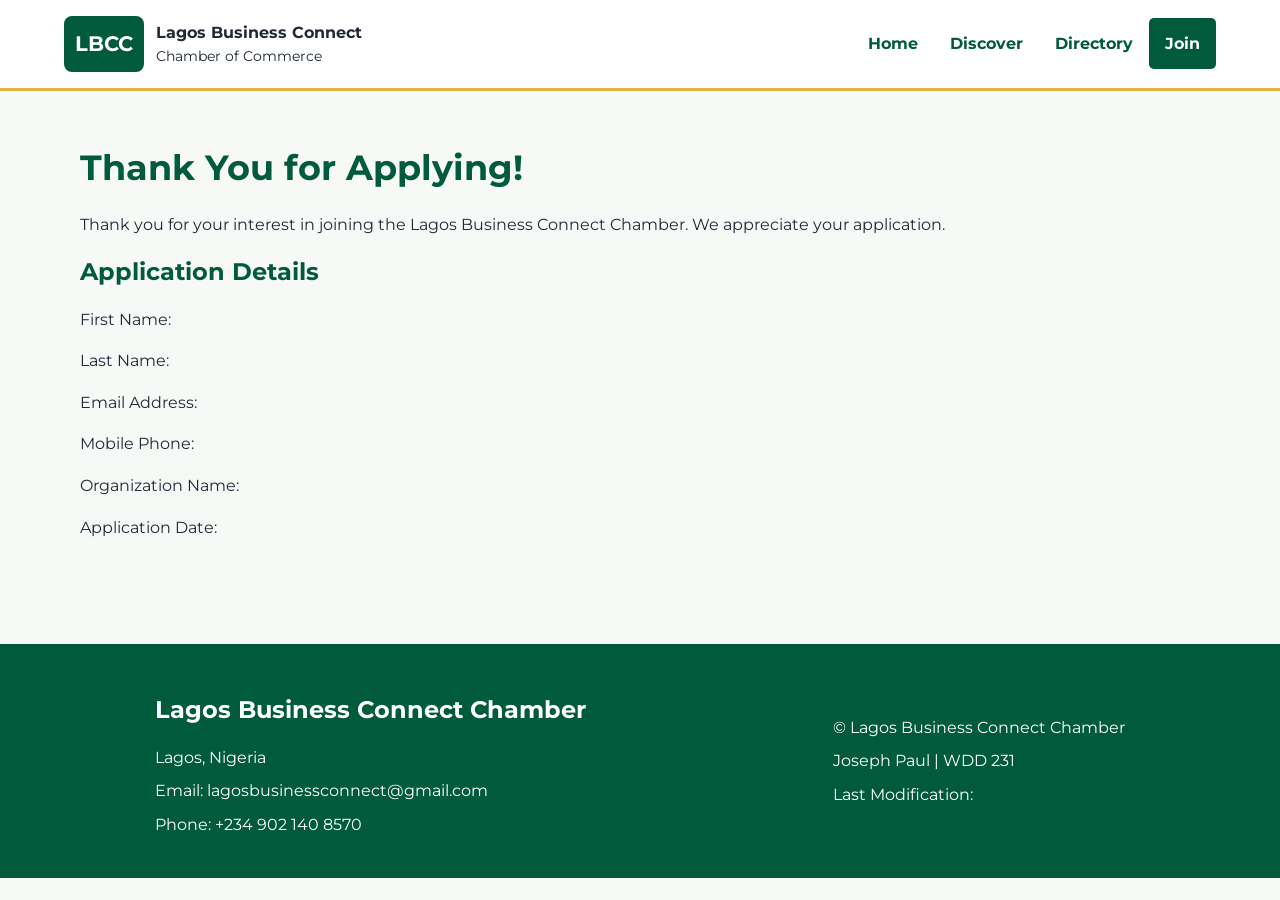
<file: chamber/thankyou.html>
<!DOCTYPE html>
<html lang="en">
<head>
    <meta charset="UTF-8">
    <meta name="viewport" content="width=device-width, initial-scale=1.0">

    <meta name="description" content="Thank you for applying to join the Lagos Business Connect Chamber. Review your membership application details.">

    <meta name="author" content="Joseph Paul">

    <title>Lagos Business Connect Chamber | Thank You</title>

    <!-- Google Fonts: Montserrat -->
    <link rel="preconnect" href="https://fonts.googleapis.com">
    <link rel="preconnect" href="https://fonts.gstatic.com" crossorigin>
    <link href="https://fonts.googleapis.com/css2?family=Montserrat:wght@400;500;600;700&display=swap" rel="stylesheet">

    <!-- Favicon -->
    <link rel="icon" href="images/favicon.svg" type="image/svg+xml">

    <!-- CSS Stylesheets -->
    <link rel="stylesheet" href="styles/normalize.css">
    <link rel="stylesheet" href="styles/small.css">
    <link rel="stylesheet" href="styles/larger.css">

    <!-- JavaScript -->
    <script src="scripts/thankyou.js" defer></script>
</head>

<body>

    <header>
        <div class="brand">
            <a href="index.html">
                <span>LBCC</span>
            </a>

            <div>
                <p>Lagos Business Connect</p>
                <p>Chamber of Commerce</p>
            </div>
        </div>

        <button
            id="menu-button"
            type="button"
            aria-label="Open navigation menu"
            aria-expanded="false"
            aria-controls="navigation"
        >
            ☰
        </button>

        <nav id="navigation">
            <a href="index.html">Home</a>
            <a href="discover.html">Discover</a>
            <a href="directory.html">Directory</a>
            <a href="join.html" aria-current="page">Join</a>
        </nav>
    </header>

    <main>

        <h1>Thank You for Applying!</h1>

        <p>
            Thank you for your interest in joining
            the Lagos Business Connect Chamber.
            We appreciate your application.
        </p>

        <section class="thank-you">

            <h2>Application Details</h2>

            <p>First Name: <span id="first-name"></span></p>

            <p>Last Name: <span id="last-name"></span></p>

            <p>Email Address: <span id="email"></span></p>

            <p>Mobile Phone: <span id="phone"></span></p>

            <p>Organization Name: <span id="organization"></span></p>

            <p>Application Date: <span id="timestamp"></span></p>

        </section>

    </main>

    <footer>

        <div class="contact-information">

            <h2>Lagos Business Connect Chamber</h2>

            <p>Lagos, Nigeria</p>

             <p>Email: lagosbusinessconnect@gmail.com</p>

            <p>Phone: +234 902 140 8570</p>
        </div>

        <div class="development-information">

            <p>
                &copy; <span id="current-year"></span>
                Lagos Business Connect Chamber
            </p>

            <p>Joseph Paul | WDD 231</p>

            <p>
                Last Modification:
                <span id="last-modified"></span>
            </p>

        </div>

    </footer>

</body>
</html>
</file>
<file: styles/small.css>
/* General Styles */
* {
    box-sizing: border-box;
}

body {
    margin: 0;
    font-family: 'Montserrat', sans-serif;
    background-color: #f4f6f8;
    color: #263238;
    line-height: 1.6;
}

/* Header */
header {
    background-color: #123047;
    color: white;
    padding: 1rem;
    display: flex;
    align-items: center;
    justify-content: space-between;
}

.site-branding {
    display: flex;
    align-items: center;
    gap: 0.8rem;
}

.site-branding img {
    width: 45px;
    height: 45px;
}

.site-branding span {
    font-size: 1.3rem;
    font-weight: 700;
}

#menu-button {
    background: none;
    border: none;
    color: white;
    font-size: 1.8rem;
    cursor: pointer;
}

/* Navigation */
nav {
    display: none;
    flex-direction: column;
    background-color: #20556b;
}

nav.open {
    display: flex;
}

nav a {
    color: white;
    text-decoration: none;
    padding: 1rem;
    text-align: center;
}

nav a:hover,
nav a.active {
    background-color: #247f74;
}

/* Main Content */
main {
    padding: 1rem;
    max-width: 1200px;
    margin: 0 auto;
}

h1 {
    color: #123047;
    text-align: center;
    margin-bottom: 1.5rem;
}

section {
    background-color: white;
    margin-bottom: 1.5rem;
    border-radius: 8px;
    overflow: hidden;
}

section h2 {
    background-color: #123047;
    color: white;
    margin: 0;
    padding: 0.8rem;
    text-align: center;
}

.about-me p {
    padding: 1rem;
}

.student-photo img {
    display: block;
    width: 100%;
    max-width: 300px;
    height: auto;
    margin: 1rem auto;
    border-radius: 5px;
}

/* Course Section */
.course-filters {
    display: flex;
    gap: 0.5rem;
    padding: 1rem;
}

.course-filters button {
    flex: 1;
    padding: 0.8rem;
    border: none;
    border-radius: 5px;
    background-color: #dce5e9;
    cursor: pointer;
    font-weight: 600;
}

.course-filters button:hover,
.course-filters button.selected {
    background-color: #123047;
    color: white;
}

.course-list {
    padding: 0 1rem;
}

.course-card {
    padding: 1rem;
    margin-bottom: 0.7rem;
    border: 1px solid #cbd5dc;
    border-radius: 5px;
    text-align: center;
}

.course-card.completed {
    background-color: #d8eee8;
    border-color: #2a9d8f;
}

#total-credits {
    text-align: center;
    font-weight: 700;
    padding: 1rem;
}

/* Footer */
footer {
    background-color: #123047;
    color: white;
    text-align: center;
    padding: 1.5rem;
}

.social-links {
    display: flex;
    justify-content: center;
    gap: 1.5rem;
    margin-bottom: 1rem;
}

.social-links a {
    color: white;
    text-decoration: none;
}

.social-links a:hover {
    color: #94d2bd;
}
/* Course Details Modal */
dialog {
    width: 90%;
    max-width: 550px;
    padding: 1.5rem;
    border: none;
    border-radius: 8px;
    background-color: white;
    color: #263238;
    box-shadow: 0 4px 15px rgba(0, 0, 0, 0.3);
}

dialog::backdrop {
    background-color: rgba(0, 0, 0, 0.6);
}

dialog button {
    display: block;
    margin-left: auto;
    border: none;
    background: none;
    font-size: 1.3rem;
    cursor: pointer;
}
</file>
<file: styles/larger.css>
/* Larger Screen Layout */
@media screen and (min-width: 768px) {

    /* Header */
    header {
        padding: 1.5rem 5%;
    }

    #menu-button {
        display: none;
    }

    /* Navigation */
    nav {
        display: flex;
        flex-direction: row;
        justify-content: center;
    }

    nav a {
        padding: 1rem 2rem;
    }

    /* Main Content */
    main {
        padding: 2rem;
    }

    h1 {
        text-align: left;
    }

    /* About Me and Student Photo */
    .home-grid {
        display: grid;
        grid-template-columns: 2fr 1fr;
        gap: 1.5rem;
        align-items: stretch;
    }

    .about-me,
    .student-photo {
        margin-bottom: 1.5rem;
    }

    /* Course Cards */
    .course-list {
        display: grid;
        grid-template-columns: repeat(3, 1fr);
        gap: 1rem;
    }

    .course-card {
        margin-bottom: 0;
    }

    .course-filters {
        justify-content: center;
    }

    .course-filters button {
        flex: 0 1 200px;
    }

    /* Footer */
    footer {
        padding: 2rem;
    }
}
</file>
<file: chamber/styles/small.css>
/*
   Lagos Business Connect Chamber
   Mobile Stylesheet
*/

/* ---------- General Styles ---------- */

:root {
    --primary-color: #005A3C;
    --secondary-color: #E5B13D;
    --background-color: #F7F9F7;
    --text-color: #1F2937;
    --white-color: #FFFFFF;
    --border-color: #DDDDDD;
}

* {
    box-sizing: border-box;
}

body {
    font-family: "Montserrat", sans-serif;
    background-color: var(--background-color);
    color: var(--text-color);
    line-height: 1.6;
    margin: 0;
}

/* General Link Color */

a {
    color: var(--primary-color);
}

h1,
h2,
h3 {
    line-height: 1.2;
}

h1,
h2 {
    color: var(--primary-color);
}

main {
    max-width: 1200px;
    margin: 0 auto;
    padding: 1rem;
}

/* ---------- Header ---------- */

header {
    background-color: var(--white-color);
    padding: 1rem;
    display: flex;
    flex-wrap: wrap;
    justify-content: space-between;
    align-items: center;
    border-bottom: 3px solid var(--secondary-color);
}

.brand {
    display: flex;
    align-items: center;
    gap: 0.75rem;
}

.brand a {
    background-color: var(--primary-color);
    color: var(--white-color);
    font-weight: bold;
    font-size: 1.3rem;
    padding: 0.7rem;
    border-radius: 8px;
}

.brand div p {
    margin: 0;
    font-weight: bold;
}

.brand div p:last-child {
    font-size: 0.85rem;
    font-weight: normal;
}

/* ---------- Navigation ---------- */

#menu-button {
    background-color: var(--primary-color);
    color: var(--white-color);
    border: none;
    padding: 0.5rem 0.8rem;
    font-size: 1.5rem;
    cursor: pointer;
    border-radius: 5px;
}

#navigation {
    display: none;
    flex-direction: column;
    width: 100%;
    margin-top: 1rem;
}

#navigation.open {
    display: flex;
}

#navigation a {
    color: var(--primary-color);
    padding: 0.8rem;
    font-weight: bold;
    border-bottom: 1px solid var(--border-color);
}

#navigation a:hover,
#navigation a[aria-current="page"] {
    background-color: var(--primary-color);
    color: var(--white-color);
}

/* ---------- Main Content ---------- */

main > h1 {
    margin-top: 1rem;
}

.directory {
    margin-top: 2rem;
}

.directory h2 {
    text-align: center;
}

/* ---------- Grid and List Buttons ---------- */

.view-buttons {
    display: flex;
    justify-content: center;
    gap: 1rem;
    margin: 1.5rem 0;
}

.view-buttons button {
    background-color: var(--primary-color);
    color: var(--white-color);
    border: none;
    padding: 0.7rem 1.2rem;
    border-radius: 5px;
    cursor: pointer;
    font-weight: bold;
}

.view-buttons button:hover {
    background-color: var(--secondary-color);
    color: var(--text-color);
}

/* ---------- Member Cards: Grid View ---------- */

#members-container.grid-view {
    display: grid;
    grid-template-columns: 1fr;
    gap: 1.5rem;
}

.member-card {
    background-color: var(--white-color);
    border: 1px solid var(--border-color);
    border-radius: 8px;
    padding: 1rem;
    text-align: center;
    box-shadow: 0 2px 5px rgba(0, 0, 0, 0.08);
}

.member-card img {
    width: 100%;
    max-width: 180px;
    height: 120px;
    object-fit: contain;
    margin: 0 auto 1rem;
}

.member-card h3 {
    color: var(--primary-color);
}

.member-card a {
    color: var(--primary-color);
    font-weight: bold;
}

/* ---------- Member Cards: List View ---------- */

#members-container.list-view {
    display: flex;
    flex-direction: column;
    gap: 0.5rem;
}

#members-container.list-view .member-card {
    display: block;
    text-align: left;
    box-shadow: none;
    border-radius: 0;
}

#members-container.list-view .member-card img {
    display: none;
}

#members-container.list-view .member-card h3 {
    margin-top: 0;
}

/* ---------- Home Page Hero ---------- */

.hero {
    position: relative;
    margin: 1rem 0 2rem;
    overflow: hidden;
    border-radius: 10px;
}

.hero img {
    width: 100%;
    height: 420px;
    object-fit: cover;
}

.hero-content {
    position: absolute;
    top: 50%;
    left: 5%;
    transform: translateY(-50%);
    z-index: 1;
    max-width: 600px;
    color: var(--white-color);
    background-color: var(--text-color);
    padding: 1rem;
    border-radius: 8px;
}

.hero-content h1 {
    color: var(--white-color);
    font-size: 2rem;
    line-height: 1.3;
}

.hero-content p {
    font-size: 1rem;
}

/* ---------- Join Button ---------- */

.join-button {
    display: inline-block;
    background-color: var(--secondary-color);
    color: var(--text-color);
    padding: 0.85rem 1.4rem;
    border-radius: 5px;
    font-weight: 700;
    margin-top: 1rem;
}

.join-button:hover {
    background-color: var(--white-color);
    color: var(--primary-color);
}

/* ---------- Home Page Events ---------- */

.events,
.weather,
.spotlights {
    margin: 2rem 0;
    padding: 1.5rem;
    background-color: var(--white-color);
    border-radius: 10px;
    box-shadow: 0 2px 8px rgba(0, 0, 0, 0.1);
}

.events h2,
.weather h2,
.spotlights h2 {
    text-align: center;
    margin-bottom: 1.5rem;
}

.event-card {
    background-color: var(--background-color);
    padding: 1rem;
    border-left: 5px solid var(--secondary-color);
    border-radius: 5px;
}

/* ---------- Home Page Weather ---------- */

.weather h3 {
    text-align: center;
}

.current-weather,
.weather-forecast {
    background-color: var(--background-color);
    padding: 1rem;
    margin-top: 1rem;
    border-radius: 8px;
}

#forecast-container {
    display: grid;
    grid-template-columns: 1fr;
    gap: 1rem;
}

.forecast-card {
    background-color: var(--white-color);
    padding: 1rem;
    border: 1px solid var(--secondary-color);
    border-radius: 8px;
    text-align: center;
}

.forecast-card h4 {
    color: var(--primary-color);
    margin-bottom: 0.5rem;
}

/* ---------- Business Spotlights ---------- */

#spotlights-container {
    display: grid;
    grid-template-columns: 1fr;
    gap: 1rem;
}

.spotlight-card {
    background-color: var(--background-color);
    padding: 1rem;
    border-radius: 8px;
    text-align: center;
    border: 1px solid var(--secondary-color);
}

.spotlight-card img {
    display: block;
    width: 120px;
    height: 80px;
    object-fit: contain;
    margin: 1rem auto;
}

.spotlight-card a {
    color: var(--primary-color);
    font-weight: bold;
}

/* ---------- Footer ---------- */

footer {
    background-color: var(--primary-color);
    color: var(--white-color);
    padding: 2rem 1rem;
    margin-top: 3rem;
    text-align: center;
}

footer h2 {
    color: var(--white-color);
}

footer p {
    margin: 0.5rem 0;
}

/* ---------- Footer Links ---------- */

footer a,
footer a:link,
footer a:visited {
    color: var(--white-color);
    text-decoration: underline;
}

footer a:hover,
footer a:active {
    color: var(--white-color);
}

/* ---------- Keyboard Accessibility ---------- */

a:focus-visible,
button:focus-visible {
    outline: 3px solid var(--secondary-color);
    outline-offset: 3px;
}

.hero a:focus-visible,
.events a:focus-visible,
.weather a:focus-visible,
.spotlights a:focus-visible {
    outline: 3px solid var(--secondary-color);
    outline-offset: 4px;
}

/* ---------- Join Page Form ---------- */

.membership-form {
    display: flex;
    flex-direction: column;
    gap: 1rem;
    background-color: var(--white-color);
    padding: 1rem;
    border-radius: 8px;
}

.membership-form label {
    display: flex;
    flex-direction: column;
    gap: 0.4rem;
    font-weight: 600;
}

.membership-form input[type="text"],
.membership-form input[type="email"],
.membership-form input[type="tel"],
.membership-form select,
.membership-form textarea {
    width: 100%;
    padding: 0.7rem;
    border: 1px solid var(--border-color);
    border-radius: 5px;
    font: inherit;
}

.membership-form textarea {
    min-height: 120px;
}

.membership-form input[type="submit"] {
    background-color: var(--primary-color);
    color: var(--white-color);
    border: none;
    padding: 0.8rem;
    border-radius: 5px;
    font-weight: bold;
    cursor: pointer;
}

/* ---------- Membership Cards ---------- */

.membership-section {
    margin-top: 2rem;
}

.membership-section h2 {
    text-align: center;
}

.membership-cards {
    display: grid;
    grid-template-columns: 1fr;
    gap: 1rem;
}

.membership-card {
    background-color: var(--white-color);
    padding: 1.5rem;
    border: 1px solid var(--border-color);
    border-radius: 8px;
    text-align: center;
    animation: card-appear 0.8s ease-out;
}

.membership-card h3 {
    color: var(--primary-color);
}

.membership-card a {
    display: inline-block;
    background-color: var(--primary-color);
    color: var(--white-color);
    padding: 0.6rem 1rem;
    border-radius: 5px;
    font-weight: bold;
    text-decoration: none;
}

.membership-card a:hover {
    background-color: var(--secondary-color);
    color: var(--text-color);
}

/* ---------- Membership Modals ---------- */

dialog {
    width: 90%;
    max-width: 450px;
    padding: 1.5rem;
    border: none;
    border-radius: 8px;
    background-color: var(--white-color);
    box-shadow: 0 4px 10px rgba(0, 0, 0, 0.2);
}

dialog::backdrop {
    background-color: rgba(0, 0, 0, 0.6);
}

dialog h2 {
    color: var(--primary-color);
}

.close-modal {
    background-color: var(--primary-color);
    color: var(--white-color);
    border: none;
    padding: 0.6rem 1rem;
    border-radius: 5px;
    cursor: pointer;
}

/* ---------- Membership Card Animation ---------- */

@keyframes card-appear {
    from {
        opacity: 0;
    }

    to {
        opacity: 1;
    }
}
/* ---------- Discover Page ---------- */

.discover-section {
    margin-top: 2rem;
}

.discover-section > h2 {
    text-align: center;
}

#visit-message {
    background-color: var(--primary-color);
    color: var(--white-color);
    padding: 1rem;
    text-align: center;
    border-radius: 8px;
    margin-bottom: 1.5rem;
}

.discover-grid {
    display: grid;
    grid-template-columns: 1fr;
    gap: 1.5rem;
    grid-template-areas:
        "area-1"
        "area-2"
        "area-3"
        "area-4"
        "area-5"
        "area-6"
        "area-7"
        "area-8";
}

.discover-card {
    background-color: var(--white-color);
    border: 1px solid var(--border-color);
    border-radius: 8px;
    padding: 1rem;
    box-shadow: 0 2px 5px rgba(0, 0, 0, 0.08);
}

.discover-card h2 {
    font-size: 1.3rem;
    text-align: center;
}

.discover-card figure {
    margin: 0;
}

.discover-card img {
    width: 100%;
    height: 200px;
    object-fit: cover;
    border-radius: 5px;
}

.discover-card address {
    font-style: normal;
    margin-top: 1rem;
    font-weight: 600;
}

.discover-card p {
    margin: 1rem 0;
}

.discover-card button {
    background-color: var(--primary-color);
    color: var(--white-color);
    border: none;
    padding: 0.7rem 1rem;
    border-radius: 5px;
    font-weight: bold;
    cursor: pointer;
}

.discover-card button:hover {
    background-color: var(--secondary-color);
    color: var(--text-color);
}

/* Discover Grid Areas: Mobile */

.area-1 {
    grid-area: area-1;
}

.area-2 {
    grid-area: area-2;
}

.area-3 {
    grid-area: area-3;
}

.area-4 {
    grid-area: area-4;
}

.area-5 {
    grid-area: area-5;
}

.area-6 {
    grid-area: area-6;
}

.area-7 {
    grid-area: area-7;
}

.area-8 {
    grid-area: area-8;
}
</file>
<file: chamber/styles/larger.css>
/*
   Lagos Business Connect Chamber
   Larger Screen Stylesheet
*/

/* ---------- Larger Screens ---------- */

@media screen and (min-width: 700px) {

    /* Header */

    header {
        padding: 1rem 5%;
    }

    /* Navigation */

    #menu-button {
        display: none;
    }

    #navigation {
        display: flex;
        flex-direction: row;
        justify-content: flex-end;
        align-items: center;
        width: auto;
        margin-top: 0;
    }

    #navigation a {
        border-bottom: none;
        padding: 0.8rem 1rem;
        border-radius: 5px;
    }

    /* Main Content */

    main {
        padding: 2rem;
    }

    main > h1 {
        font-size: 2.2rem;
    }

    /* Home Page Hero */

    .hero img {
        height: 500px;
    }

    .hero-content h1 {
        font-size: 2.8rem;
    }

    .hero-content p {
        font-size: 1.2rem;
    }

    /* Home Page Sections */

    .events,
    .weather,
    .spotlights {
        padding: 2rem;
    }

    /* Weather Forecast */

    #forecast-container {
        grid-template-columns: repeat(3, 1fr);
    }

    /* Business Spotlights */

    #spotlights-container {
        grid-template-columns: repeat(2, 1fr);
    }

    /* Join Page Layout */

    .join-page {
        display: grid;
        grid-template-columns: 2fr 1fr;
        gap: 2rem;
    }

    .join-page > h1 {
        grid-column: 1 / 3;
    }

    .membership-section {
        margin-top: 0;
    }

    /* Member Grid */

    #members-container.grid-view {
        grid-template-columns: repeat(2, 1fr);
    }

    /* Member List */

    #members-container.list-view .member-card {
        display: grid;
        grid-template-columns: 1fr 2fr;
        align-items: center;
        gap: 1rem;
        padding: 1rem 2rem;
    }

    /* Footer */

    footer {
        display: flex;
        justify-content: space-around;
        align-items: center;
        text-align: left;
        padding: 2rem;
    }

}

/* ---------- Wide Desktop Screens ---------- */

@media screen and (min-width: 1000px) {

    #members-container.grid-view {
        grid-template-columns: repeat(3, 1fr);
    }

    main {
        padding: 2.5rem;
    }

}

/* ---------- Discover Page: Medium Layout ---------- */

@media screen and (min-width: 641px) {

    .discover-grid {
        grid-template-columns: repeat(2, 1fr);
        grid-template-areas:
            "area-1 area-2"
            "area-3 area-4"
            "area-5 area-6"
            "area-7 area-8";
    }

}

/* ---------- Discover Page: Large Layout ---------- */

@media screen and (min-width: 1025px) {

    .discover-grid {
        grid-template-columns: repeat(4, 1fr);
        grid-template-areas:
            "area-1 area-1 area-2 area-3"
            "area-4 area-5 area-6 area-6"
            "area-7 area-7 area-8 area-8";
    }

}

/* ---------- Discover Page: Image Hover ---------- */

@media screen and (min-width: 641px) {

    .discover-card img {
        transition: transform 0.3s ease;
    }

    .discover-card img:hover {
        transform: scale(1.05);
    }

}
</file>
